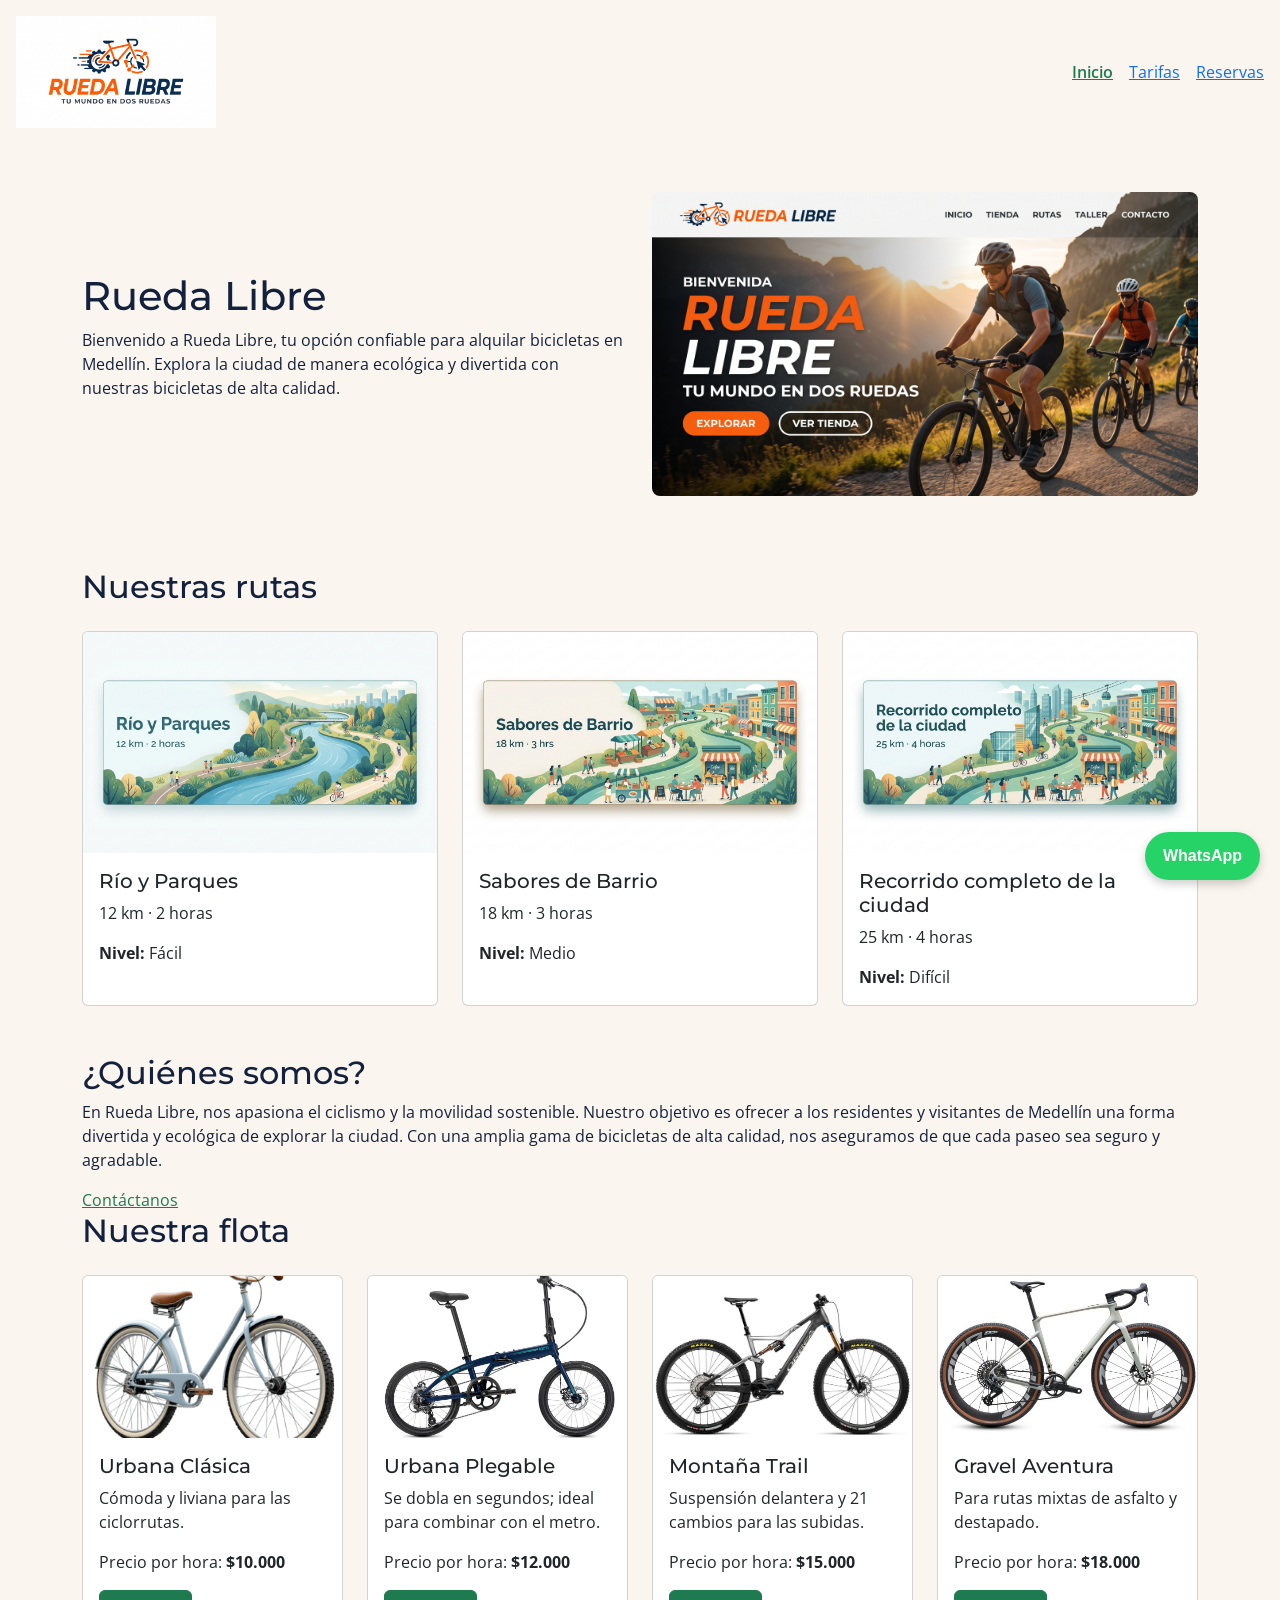
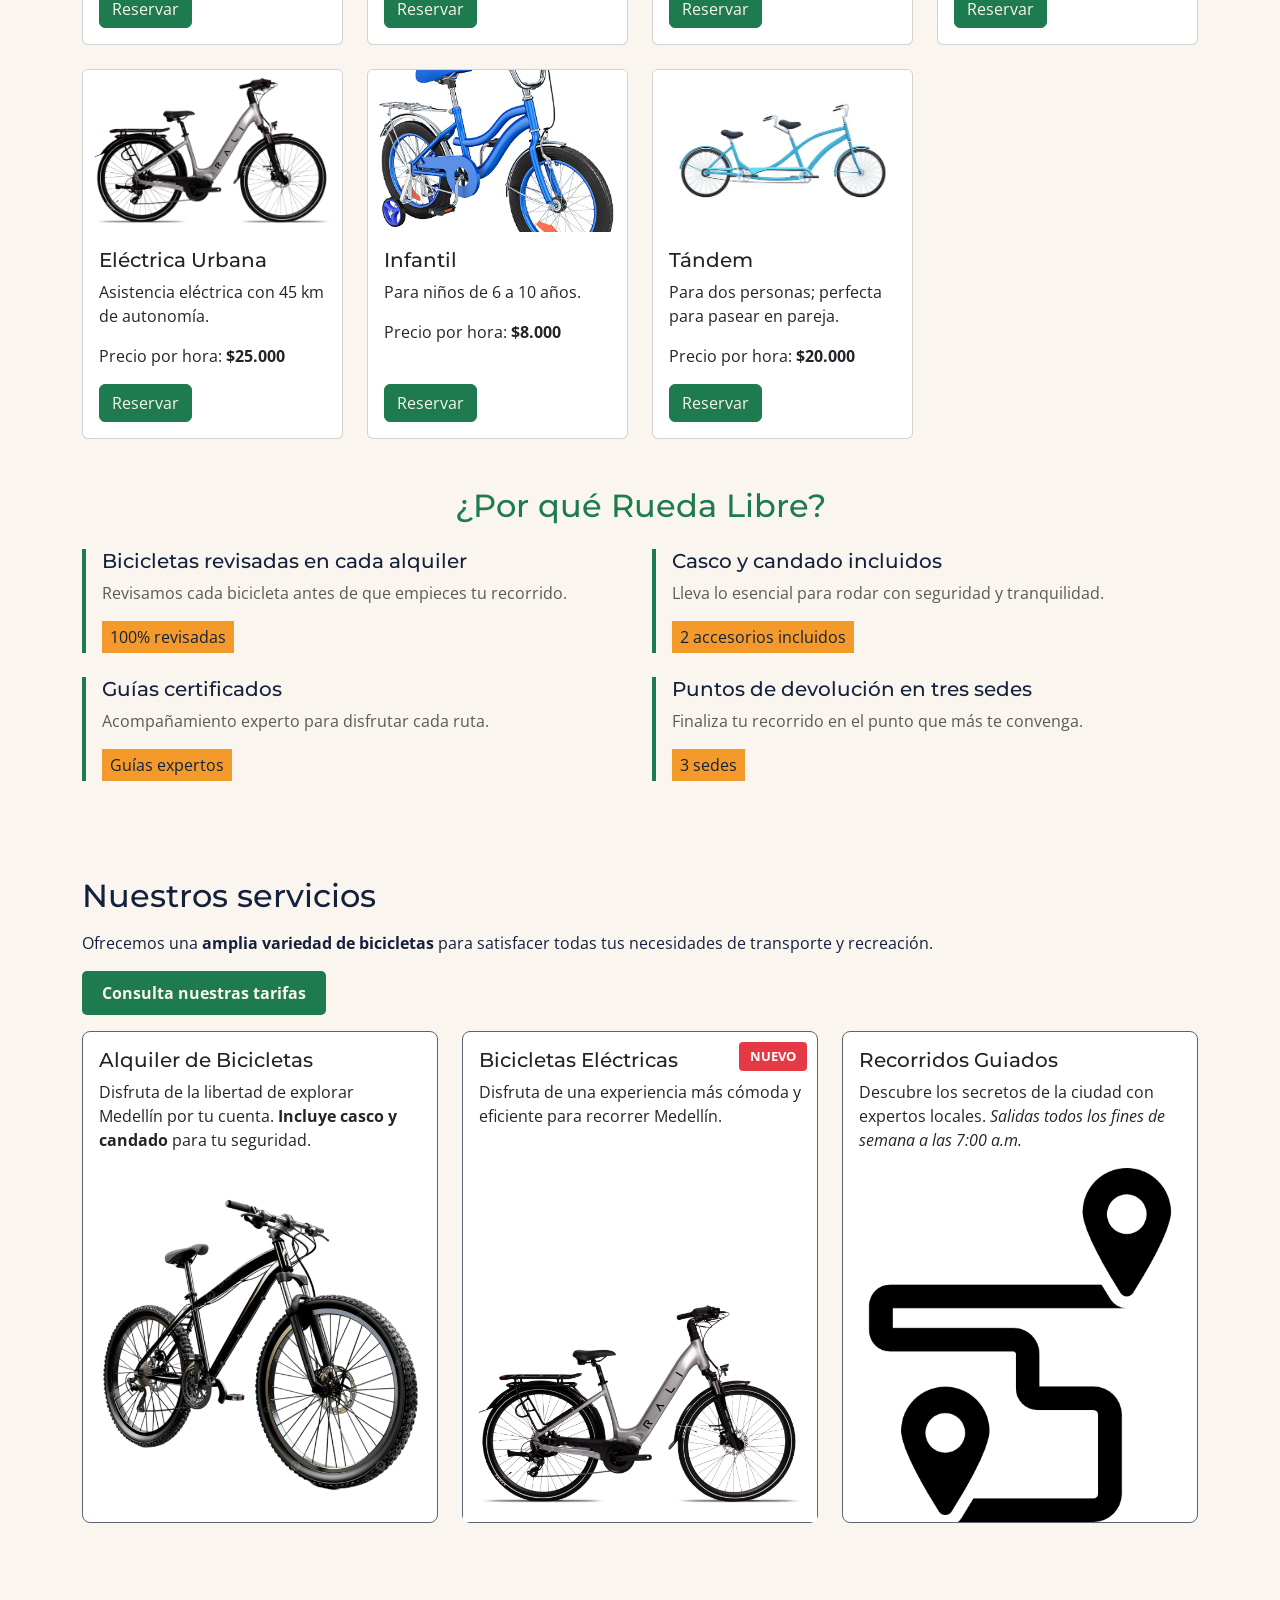
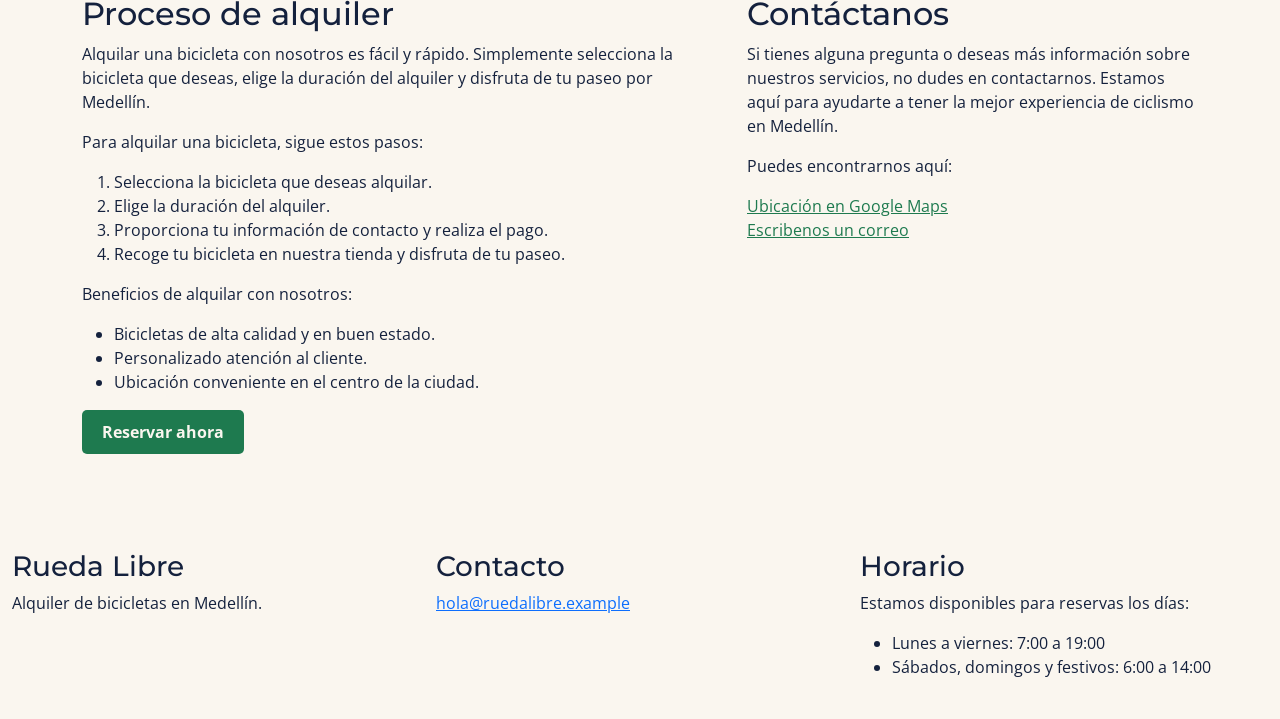
<file: index.html>
<!DOCTYPE html>
<html lang="es">
<head>
    <meta charset="UTF-8">
    <meta name="viewport" content="width=device-width, initial-scale=1.0">
    <title>Rueda Libre | Alquiler de bicicletas en Medellín</title>
    <meta name="description" content="Rueda Libre es tu opción confiable para alquilar bicicletas en Medellín. Explora la ciudad de manera ecológica y divertida con nuestras bicicletas de alta calidad.">
    <link rel="preconnect" href="https://fonts.googleapis.com">
    <link rel="preconnect" href="https://fonts.gstatic.com" crossorigin>
    <link href="https://fonts.googleapis.com/css2?family=Montserrat:ital,wght@0,100..900;1,100..900&family=Open+Sans:ital,wght@0,300..800;1,300..800&display=swap" rel="stylesheet">
    <link href="https://cdn.jsdelivr.net/npm/bootstrap@5.3.8/dist/css/bootstrap.min.css" rel="stylesheet" integrity="sha384-sRIl4kxILFvY47J16cr9ZwB07vP4J8+LH7qKQnuqkuIAvNWLzeN8tE5YBujZqJLB" crossorigin="anonymous">
    <link rel="stylesheet" href="css/styles.css">
</head>

<body>

<header class="container-fluid d-flex flex-column flex-md-row align-items-center justify-content-md-between gap-3 p-3">
    <a href="index.html"><img class="img-fluid" src="img/logo-rueda-libre.jpg" alt="Logo de Rueda Libre" width="200" height="100"></a>
    
    <nav aria-label="Navegación principal">
        <ul id="menu" class="list-unstyled d-flex flex-wrap justify-content-center gap-3 mb-0">
            <li><a href="index.html" class="activo" aria-current="page">Inicio</a></li>
            <li><a href="paginas/tarifas.html">Tarifas</a></li>
            <li><a href="paginas/reservas.html">Reservas</a></li>
        </ul>
    </nav>

</header>

 <main class="container py-4">
    <section class="row align-items-center g-4 py-4" aria-labelledby="cover-title">
        <div class="col-12 col-md-6">
            <h1 id="cover-title">Rueda Libre</h1>
            <p>Bienvenido a Rueda Libre, tu opción confiable para alquilar bicicletas en Medellín. Explora la ciudad de manera ecológica y divertida con nuestras bicicletas de alta calidad.</p>
        </div>
        <div class="col-12 col-md-6">
            <img class="img-fluid rounded-3" src="img/portada-rueda.jpg" alt="Bicicletas en Medellín" width="600" height="400">
        </div>
    </section>

    <section id="rutas" class="my-5" aria-labelledby="rutas-title">
        <h2 id="rutas-title" class="mb-4">Nuestras rutas</h2>
        <div class="row g-4">
            <div class="col-12 col-md-6 col-lg-4">
                <article class="card h-100">
                    <img class="card-img-top ruta-imagen" src="img/rio-parques.jpg" alt="Paisaje del recorrido Río y Parques">
                    <div class="card-body">
                        <h3 class="h5 card-title">Río y Parques</h3>
                        <p class="card-text">12 km · 2 horas</p>
                        <p class="card-text"><strong>Nivel:</strong> Fácil</p>
                    </div>
                </article>
            </div>
            <div class="col-12 col-md-6 col-lg-4">
                <article class="card h-100">
                    <img class="card-img-top ruta-imagen" src="img/barrio.jpg" alt="Paisaje urbano del recorrido Sabores de Barrio">
                    <div class="card-body">
                        <h3 class="h5 card-title">Sabores de Barrio</h3>
                        <p class="card-text">18 km · 3 horas</p>
                        <p class="card-text"><strong>Nivel:</strong> Medio</p>
                    </div>
                </article>
            </div>
            <div class="col-12 col-md-6 col-lg-4">
                <article class="card h-100">
                    <img class="card-img-top ruta-imagen" src="img/ciudad.jpg" alt="Vista de la ciudad en el recorrido completo">
                    <div class="card-body">
                        <h3 class="h5 card-title">Recorrido completo de la ciudad</h3>
                        <p class="card-text">25 km · 4 horas</p>
                        <p class="card-text"><strong>Nivel:</strong> Difícil</p>
                    </div>
                </article>
            </div>
        </div>
    </section>

    <section id="about">
    <h2>¿Quiénes somos?</h2>
    <p>En Rueda Libre, nos apasiona el ciclismo y la movilidad sostenible. Nuestro objetivo es ofrecer a los residentes y visitantes de Medellín una forma divertida y ecológica de explorar la ciudad. Con una amplia gama de bicicletas de alta calidad, nos aseguramos de que cada paseo sea seguro y agradable.</p>
    <a href="#contact">Contáctanos</a>
    </section>

    <section id="flota" aria-labelledby="flota-title">
        <h2 id="flota-title" class="mb-4">Nuestra flota</h2>
        <div class="row g-4">
            <div class="col-12 col-sm-6 col-lg-4 col-xl-3">
                <article class="card h-100">
                    <img class="card-img-top flota-imagen" src="img/urbana-clasica.png" alt="Ilustración de bicicleta urbana clásica azul">
                    <div class="card-body d-flex flex-column">
                        <h3 class="h5 card-title">Urbana Clásica</h3>
                        <p class="card-text">Cómoda y liviana para las ciclorrutas.</p>
                        <p class="card-text">Precio por hora: <strong>$10.000</strong></p>
                        <a class="btn btn-primary mt-auto align-self-start" href="paginas/reservas.html">Reservar</a>
                    </div>
                </article>
            </div>
            <div class="col-12 col-sm-6 col-lg-4 col-xl-3">
                <article class="card h-100">
                    <img class="card-img-top flota-imagen" src="img/urbana-plegable.jpg" alt="Ilustración de bicicleta urbana plegable naranja">
                    <div class="card-body d-flex flex-column">
                        <h3 class="h5 card-title">Urbana Plegable</h3>
                        <p class="card-text">Se dobla en segundos; ideal para combinar con el metro.</p>
                        <p class="card-text">Precio por hora: <strong>$12.000</strong></p>
                        <a class="btn btn-primary mt-auto align-self-start" href="paginas/reservas.html">Reservar</a>
                    </div>
                </article>
            </div>
            <div class="col-12 col-sm-6 col-lg-4 col-xl-3">
                <article class="card h-100">
                    <img class="card-img-top flota-imagen" src="img/montana-trail.jpg" alt="Ilustración de bicicleta de montaña verde con suspensión">
                    <div class="card-body d-flex flex-column">
                        <h3 class="h5 card-title">Montaña Trail</h3>
                        <p class="card-text">Suspensión delantera y 21 cambios para las subidas.</p>
                        <p class="card-text">Precio por hora: <strong>$15.000</strong></p>
                        <a class="btn btn-primary mt-auto align-self-start" href="paginas/reservas.html">Reservar</a>
                    </div>
                </article>
            </div>
            <div class="col-12 col-sm-6 col-lg-4 col-xl-3">
                <article class="card h-100">
                    <img class="card-img-top flota-imagen" src="img/gravel-aventura.jpg" alt="Ilustración de bicicleta gravel morada con manubrio curvo">
                    <div class="card-body d-flex flex-column">
                        <h3 class="h5 card-title">Gravel Aventura</h3>
                        <p class="card-text">Para rutas mixtas de asfalto y destapado.</p>
                        <p class="card-text">Precio por hora: <strong>$18.000</strong></p>
                        <a class="btn btn-primary mt-auto align-self-start" href="paginas/reservas.html">Reservar</a>
                    </div>
                </article>
            </div>
            <div class="col-12 col-sm-6 col-lg-4 col-xl-3">
                <article class="card h-100">
                    <img class="card-img-top flota-imagen" src="img/bicicleta-electrica-rueda.jpg" alt="Ilustración de bicicleta eléctrica urbana negra con batería">
                    <div class="card-body d-flex flex-column">
                        <h3 class="h5 card-title">Eléctrica Urbana</h3>
                        <p class="card-text">Asistencia eléctrica con 45 km de autonomía.</p>
                        <p class="card-text">Precio por hora: <strong>$25.000</strong></p>
                        <a class="btn btn-primary mt-auto align-self-start" href="paginas/reservas.html">Reservar</a>
                    </div>
                </article>
            </div>
            <div class="col-12 col-sm-6 col-lg-4 col-xl-3">
                <article class="card h-100">
                    <img class="card-img-top flota-imagen" src="img/infantil.jpg" alt="Ilustración de bicicleta infantil amarilla">
                    <div class="card-body d-flex flex-column">
                        <h3 class="h5 card-title">Infantil</h3>
                        <p class="card-text">Para niños de 6 a 10 años.</p>
                        <p class="card-text">Precio por hora: <strong>$8.000</strong></p>
                        <a class="btn btn-primary mt-auto align-self-start" href="paginas/reservas.html">Reservar</a>
                    </div>
                </article>
            </div>
            <div class="col-12 col-sm-6 col-lg-4 col-xl-3">
                <article class="card h-100">
                    <img class="card-img-top flota-imagen" src="img/tandem.jpg" alt="Ilustración de bicicleta tándem roja con dos asientos">
                    <div class="card-body d-flex flex-column">
                        <h3 class="h5 card-title">Tándem</h3>
                        <p class="card-text">Para dos personas; perfecta para pasear en pareja.</p>
                        <p class="card-text">Precio por hora: <strong>$20.000</strong></p>
                        <a class="btn btn-primary mt-auto align-self-start" href="paginas/reservas.html">Reservar</a>
                    </div>
                </article>
            </div>
        </div>
    </section>

    <section class="py-5" aria-labelledby="benefits-title">
        <h2 id="benefits-title" class="mb-4 text-center text-success">¿Por qué Rueda Libre?</h2>
        <div class="row g-4">
            <div class="col-12 col-md-6">
                <article class="h-100 border-start border-success border-4 ps-3">
                    <h3 class="h5 text-brand">Bicicletas revisadas en cada alquiler</h3>
                    <p class="text-body-secondary">Revisamos cada bicicleta antes de que empieces tu recorrido.</p>
                    <span class="d-inline-block px-2 py-1 bg-brand-accent">100% revisadas</span>
                </article>
            </div>
            <div class="col-12 col-md-6">
                <article class="h-100 border-start border-success border-4 ps-3">
                    <h3 class="h5 text-brand">Casco y candado incluidos</h3>
                    <p class="text-body-secondary">Lleva lo esencial para rodar con seguridad y tranquilidad.</p>
                    <span class="d-inline-block px-2 py-1 bg-brand-accent">2 accesorios incluidos</span>
                </article>
            </div>
            <div class="col-12 col-md-6">
                <article class="h-100 border-start border-success border-4 ps-3">
                    <h3 class="h5 text-brand">Guías certificados</h3>
                    <p class="text-body-secondary">Acompañamiento experto para disfrutar cada ruta.</p>
                    <span class="d-inline-block px-2 py-1 bg-brand-accent">Guías expertos</span>
                </article>
            </div>
            <div class="col-12 col-md-6">
                <article class="h-100 border-start border-success border-4 ps-3">
                    <h3 class="h5 text-brand">Puntos de devolución en tres sedes</h3>
                    <p class="text-body-secondary">Finaliza tu recorrido en el punto que más te convenga.</p>
                    <span class="d-inline-block px-2 py-1 bg-brand-accent">3 sedes</span>
                </article>
            </div>
        </div>
    </section>

    <section id="services" class="my-5" aria-labelledby="services-title">
        <h2 id="services-title" class="mb-3">Nuestros servicios</h2>
        <p>Ofrecemos una <strong>amplia variedad de bicicletas</strong> para satisfacer todas tus necesidades de transporte y recreación.</p>
        <p><a href="paginas/tarifas.html#recorridos" class="boton">Consulta nuestras tarifas</a></p>
        <div class="row g-4">
            <div class="col-12 col-md-6 col-lg-4">
                <article class="card h-100">
                    <div class="card-body">
                        <h3 class="h5 card-title">Alquiler de Bicicletas</h3>
                        <p class="card-text">Disfruta de la libertad de explorar Medellín por tu cuenta. <strong>Incluye casco y candado</strong> para tu seguridad.</p>
                    </div>
                    <img class="img-fluid" src="img/bicicleta-rueda.png" alt="Alquiler de bicicletas" width="400" height="300">
                </article>
            </div>
            <div class="col-12 col-md-6 col-lg-4">
                <article class="card tarjeta-servicio h-100">
                    <span class="etiqueta-nuevo">Nuevo</span>
                    <div class="card-body">
                        <h3 class="h5 card-title">Bicicletas Eléctricas</h3>
                        <p class="card-text">Disfruta de una experiencia más cómoda y eficiente para recorrer Medellín.</p>
                    </div>
                    <img class="img-fluid" src="img/bicicleta-electrica-rueda.jpg" alt="Bicicleta eléctrica" width="400" height="300">
                </article>
            </div>
            <div class="col-12 col-md-6 col-lg-4">
                <article class="card h-100">
                    <div class="card-body">
                        <h3 class="h5 card-title">Recorridos Guiados</h3>
                        <p class="card-text">Descubre los secretos de la ciudad con expertos locales. <em>Salidas todos los fines de semana a las 7:00 a.m.</em></p>
                    </div>
                    <img class="img-fluid" src="img/ruta-rueda.png" alt="Recorridos guiados" width="400" height="300">
                </article>
            </div>
        </div>
    </section>

    <div class="row g-4 my-5">
    <section id="process" class="col-12 col-md-7">
        <h2>Proceso de alquiler</h2>
        <p>Alquilar una bicicleta con nosotros es fácil y rápido. Simplemente selecciona la bicicleta que deseas, elige la duración del alquiler y disfruta de tu paseo por Medellín.</p>
        
        <p>Para alquilar una bicicleta, sigue estos pasos:</p>
        <ol>
            <li>Selecciona la bicicleta que deseas alquilar.</li>
            <li>Elige la duración del alquiler.</li>
            <li>Proporciona tu información de contacto y realiza el pago.</li>
            <li>Recoge tu bicicleta en nuestra tienda y disfruta de tu paseo.</li>
        </ol>

        <p>Beneficios de alquilar con nosotros:</p>
        <ul>
            <li>Bicicletas de alta calidad y en buen estado.</li>
            <li>Personalizado atención al cliente.</li>
            <li>Ubicación conveniente en el centro de la ciudad.</li>
        </ul>

        <a href="paginas/reservas.html" class="boton">Reservar ahora</a>
    
    </section>

    <section id="contact" class="col-12 col-md-5">
        <h2>Contáctanos</h2>
        <p>Si tienes alguna pregunta o deseas más información sobre nuestros servicios, no dudes en contactarnos. Estamos aquí para ayudarte a tener la mejor experiencia de ciclismo en Medellín.</p> 
        <p>Puedes encontrarnos aquí:</p>
        <a href="https://maps.app.goo.gl/sFnGN6hQTi4NZ3k3A" target="_blank">Ubicación en Google Maps</a>
        <p><a href="mailto:hola@ruedalibre.example">Escribenos un correo</a></p>

    
    </section>
    </div>
 </main>
<footer class="container-fluid py-4">
  <div class="row g-3">
    <div class="bloque-footer col-12 col-md-6 col-xl-4">
        <h3>Rueda Libre</h3>
        <p>Alquiler de bicicletas en Medellín.</p>
    </div>

    <div class="bloque-footer col-12 col-md-6 col-xl-4">
        <h3>Contacto</h3>
        <p><a href="mailto:hola@ruedalibre.example">hola@ruedalibre.example</a></p>
    </div>

    <div class="bloque-footer col-12 col-md-6 col-xl-4">
        <h3>Horario</h3>
        <p>Estamos disponibles para reservas los días:</p>
        <ul>
            <li>Lunes a viernes: 7:00 a 19:00</li>
            <li>Sábados, domingos y festivos: 6:00 a 14:00</li>
        </ul>
    </div>
  </div>
</footer>

<a
    href="https://wa.me/573000000000"
    target="_blank"
    rel="noopener noreferrer"
    class="whatsapp-fijo"
>
    WhatsApp
</a>

<script src="https://cdn.jsdelivr.net/npm/bootstrap@5.3.8/dist/js/bootstrap.bundle.min.js" integrity="sha384-FKyoEForCGlyvwx9Hj09JcYn3nv7wiPVlz7YYwJrWVcXK/BmnVDxM+D2scQbITxI" crossorigin="anonymous"></script>
</body>

</html>
</file>
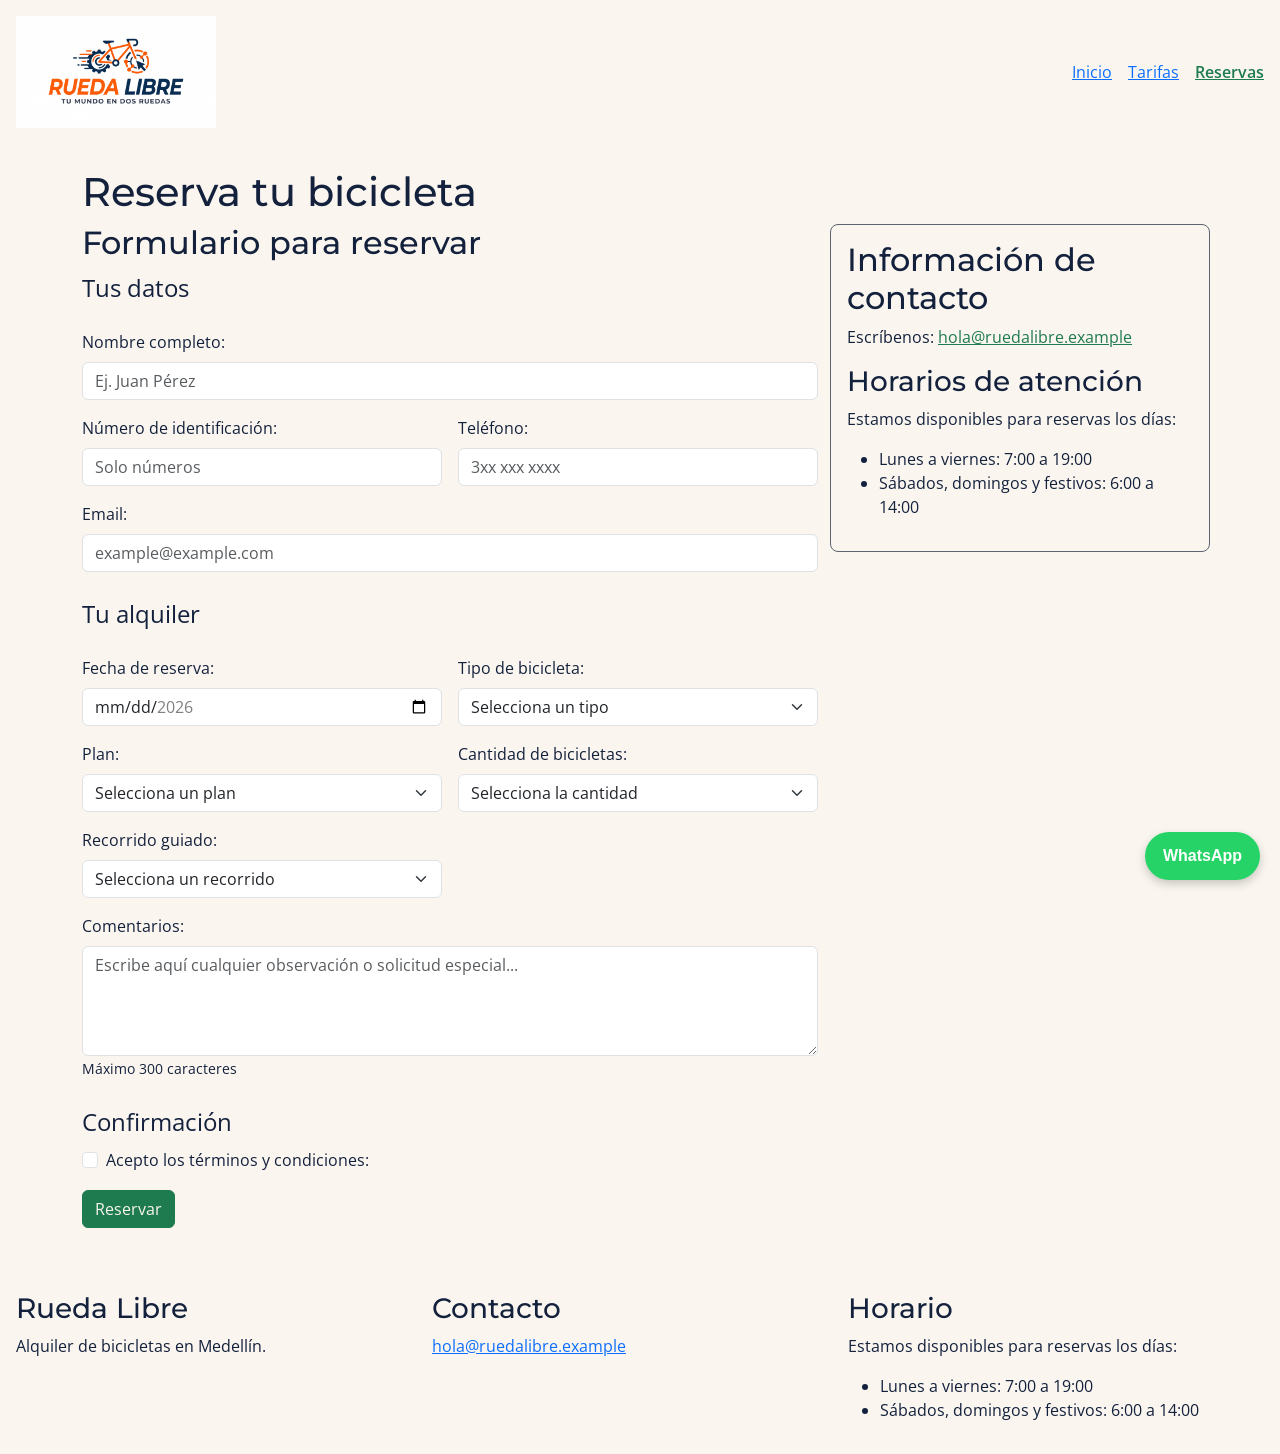
<file: paginas/reservas.html>
<!DOCTYPE html>
<html lang="es">
<head>
    <meta charset="UTF-8">
    <meta name="viewport" content="width=device-width, initial-scale=1.0">
    <title>Reservas - Rueda Libre</title>
    <link rel="preconnect" href="https://fonts.googleapis.com">
    <link rel="preconnect" href="https://fonts.gstatic.com" crossorigin>
    <link href="https://fonts.googleapis.com/css2?family=Montserrat:ital,wght@0,100..900;1,100..900&family=Open+Sans:ital,wght@0,300..800;1,300..800&display=swap" rel="stylesheet">
    <link href="https://cdn.jsdelivr.net/npm/bootstrap@5.3.8/dist/css/bootstrap.min.css" rel="stylesheet" integrity="sha384-sRIl4kxILFvY47J16cr9ZwB07vP4J8+LH7qKQnuqkuIAvNWLzeN8tE5YBujZqJLB" crossorigin="anonymous">
    <link rel="stylesheet" href="../css/styles.css">
</head>
<body>
<header class="container-fluid d-flex flex-column flex-md-row align-items-center justify-content-md-between gap-3 p-3">
    <a href="../index.html"><img class="img-fluid" src="../img/logo-rueda-libre.jpg" alt="Logo de Rueda Libre" width="200" height="100"></a>
    <nav aria-label="Navegación principal">
        <ul id="menu" class="list-unstyled d-flex flex-wrap justify-content-center gap-3 mb-0">
            <li><a href="../index.html">Inicio</a></li>
            <li><a href="tarifas.html">Tarifas</a></li>
            <li><a href="reservas.html" class="activo" aria-current="page">Reservas</a></li>
        </ul>
    </nav>
 </header>

 <main class="container py-4">
    <h1>Reserva tu bicicleta</h1>
    <div class="row g-4 align-items-start">
        <section id="formulario" class="col-12 col-md-8" aria-labelledby="form-title">
            <h2 id="form-title">Formulario para reservar</h2>
            <form action="" method="post">
                <fieldset class="form-data mb-4">
                    <legend>Tus datos</legend>
                    <div class="row g-3">
                        <div class="col-12">
                            <label class="form-label" for="nombre">Nombre completo:</label>
                            <input class="form-control" type="text" minlength="3" id="nombre" name="nombre" required placeholder="Ej. Juan Pérez">
                        </div>
                        <div class="col-12 col-md-6">
                            <label class="form-label" for="identificacion">Número de identificación:</label>
                            <input class="form-control" type="text" placeholder="Solo números" id="identificacion" name="identificacion" required inputmode="numeric" pattern="[0-9]{6,10}" maxlength="10" title="Solo números, entre 6 y 10 dígitos">
                        </div>
                        <div class="col-12 col-md-6">
                            <label class="form-label" for="telefono">Teléfono:</label>
                            <input class="form-control" type="tel" pattern="[0-9]{10}" min="3000000000" max="3999999999" placeholder="3xx xxx xxxx" id="telefono" name="telefono" required title="Debes escribir un número de teléfono válido, ejemplo: 300 123 4567">
                        </div>
                        <div class="col-12">
                            <label class="form-label" for="email">Email:</label>
                            <input class="form-control" type="email" placeholder="example@example.com" id="email" name="email" required>
                        </div>
                    </div>
                </fieldset>

                <fieldset class="form-rent mb-4">
                    <legend>Tu alquiler</legend>
                    <div class="row g-3">
                        <div class="col-12 col-md-6">
                            <label class="form-label" for="fecha">Fecha de reserva:</label>
                            <input class="form-control" type="date" id="fecha" name="fecha" required min="2026-11-01" max="2026-12-31">
                        </div>
                        <div class="col-12 col-md-6">
                            <label class="form-label" for="bicicleta">Tipo de bicicleta:</label>
                            <select class="form-select" id="bicicleta" name="bicicleta" required>
                                <option value="">Selecciona un tipo</option>
                                <option value="urbana">Urbana</option>
                                <option value="montaña">Montaña</option>
                                <option value="eléctrica">Eléctrica</option>
                            </select>
                        </div>
                        <div class="col-12 col-md-6">
                            <label class="form-label" for="plan">Plan:</label>
                            <select class="form-select" id="plan" name="plan" required>
                                <option value="">Selecciona un plan</option>
                                <option value="1hora">1 hora</option>
                                <option value="mediodia">Medio día (4 horas)</option>
                                <option value="diacompleto">Día completo</option>
                            </select>
                        </div>
                        <div class="col-12 col-md-6">
                            <label class="form-label" for="cantidad">Cantidad de bicicletas:</label>
                            <select class="form-select" id="cantidad" name="cantidad" required>
                                <option value="">Selecciona la cantidad</option>
                                <option value="1">1</option>
                                <option value="2">2</option>
                                <option value="3">3</option>
                                <option value="4">4</option>
                                <option value="5">5</option>
                                <option value="6">6</option>
                            </select>
                        </div>
                        <div class="col-12 col-md-6">
                            <label class="form-label" for="recorrido">Recorrido guiado:</label>
                            <select class="form-select" id="recorrido" name="recorrido" required>
                                <option value="">Selecciona un recorrido</option>
                                <option value="rioyparques">Río y parques</option>
                                <option value="saboresdebarrio">Sabores de barrio</option>
                                <option value="recorridocompletodelaciudad">Recorrido completo de la ciudad</option>
                                <option value="ninguno">Ninguno</option>
                            </select>
                        </div>
                        <div class="col-12">
                            <label class="form-label" for="comentarios">Comentarios:</label>
                            <textarea class="form-control" id="comentarios" name="comentarios" rows="4" maxlength="300" title="Máximo 300 caracteres" placeholder="Escribe aquí cualquier observación o solicitud especial..."></textarea>
                            <small>Máximo 300 caracteres</small>
                        </div>
                    </div>
                </fieldset>

                <fieldset class="form-confirm mb-4">
                    <legend>Confirmación</legend>
                    <div class="form-check">
                        <input class="form-check-input" type="checkbox" id="terminos" name="terminos" required>
                        <label class="form-check-label" for="terminos">Acepto los términos y condiciones:</label>
                    </div>
                    <button class="btn btn-primary mt-3" type="submit">Reservar</button>
                </fieldset>
            </form>
        </section>

        <aside id="reserva" class="informacion-reserva col-12 col-md-4" aria-labelledby="horarios-title">
            <h2 id="horarios-title">Información de contacto</h2>
            <p>Escríbenos: <a href="mailto:hola@ruedalibre.example">hola@ruedalibre.example</a></p>
            <h3>Horarios de atención</h3>
            <p>Estamos disponibles para reservas los días:</p>
            <ul>
                <li>Lunes a viernes: 7:00 a 19:00</li>
                <li>Sábados, domingos y festivos: 6:00 a 14:00</li>
            </ul>
        </aside>
    </div>
 </main>

 <footer class="container-fluid row g-3 p-3">
    <div class="bloque-footer col-12 col-md-6 col-xl-4">
        <h3>Rueda Libre</h3>
        <p>Alquiler de bicicletas en Medellín.</p>
    </div>
    <div class="bloque-footer col-12 col-md-6 col-xl-4">
        <h3>Contacto</h3>
        <p><a href="mailto:hola@ruedalibre.example">hola@ruedalibre.example</a></p>
    </div>
    <div class="bloque-footer col-12 col-md-6 col-xl-4">
        <h3>Horario</h3>
        <p>Estamos disponibles para reservas los días:</p>
        <ul>
            <li>Lunes a viernes: 7:00 a 19:00</li>
            <li>Sábados, domingos y festivos: 6:00 a 14:00</li>
        </ul>
    </div>
 </footer>
 <a href="https://wa.me/573000000000" target="_blank" rel="noopener noreferrer" class="whatsapp-fijo">WhatsApp</a>
</body>
</html>
</file>
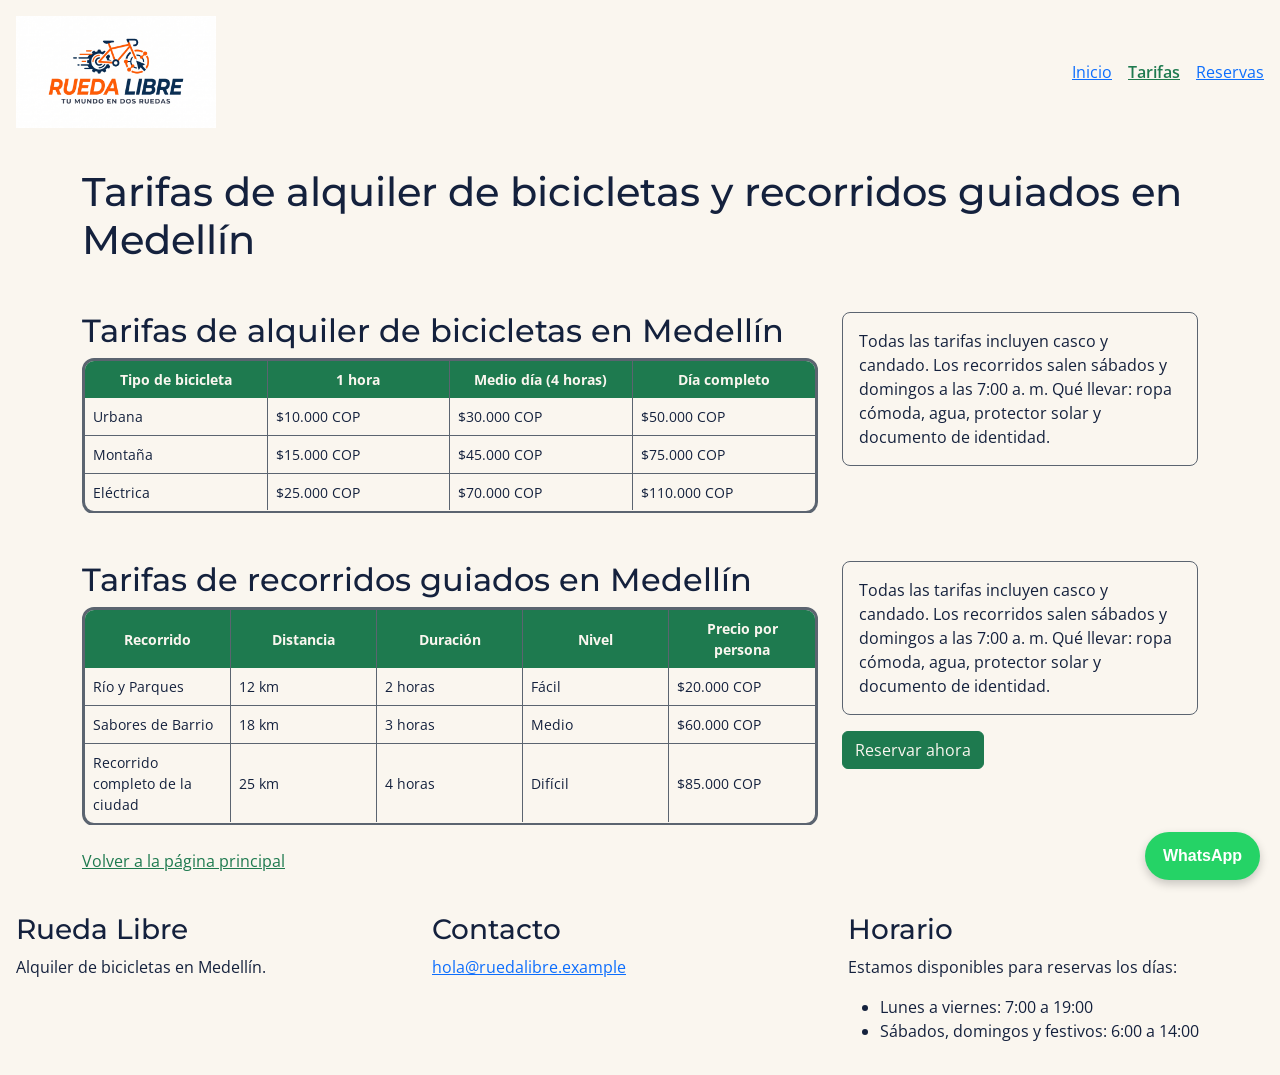
<file: paginas/tarifas.html>
<!DOCTYPE html>
<html lang="es">
<head>
    <meta charset="UTF-8">
    <meta name="viewport" content="width=device-width, initial-scale=1.0">
    <title>Tarifas - Rueda Libre</title>
    <meta name="description" content="Consulta nuestras tarifas de alquiler de bicicletas en Medellín. Ofrecemos precios competitivos y opciones flexibles para que disfrutes de tu paseo por la ciudad.">
    <link rel="preconnect" href="https://fonts.googleapis.com">
    <link rel="preconnect" href="https://fonts.gstatic.com" crossorigin>
    <link href="https://fonts.googleapis.com/css2?family=Montserrat:ital,wght@0,100..900;1,100..900&family=Open+Sans:ital,wght@0,300..800;1,300..800&display=swap" rel="stylesheet">
    <link href="https://cdn.jsdelivr.net/npm/bootstrap@5.3.8/dist/css/bootstrap.min.css" rel="stylesheet" integrity="sha384-sRIl4kxILFvY47J16cr9ZwB07vP4J8+LH7qKQnuqkuIAvNWLzeN8tE5YBujZqJLB" crossorigin="anonymous">
    <link rel="stylesheet" href="../css/styles.css">
</head>
<body>
<header class="container-fluid d-flex flex-column flex-md-row align-items-center justify-content-md-between gap-3 p-3">
    <a href="../index.html"><img class="img-fluid" src="../img/logo-rueda-libre.jpg" alt="Logo de Rueda Libre" width="200" height="100"></a>
    <nav aria-label="Navegación principal">
        <ul id="menu" class="list-unstyled d-flex flex-wrap justify-content-center gap-3 mb-0">
            <li><a href="../index.html">Inicio</a></li>
            <li><a href="tarifas.html" class="activo" aria-current="page">Tarifas</a></li>
            <li><a href="reservas.html">Reservas</a></li>
        </ul>
    </nav>
</header>

<main class="container py-4">
    <h1>Tarifas de alquiler de bicicletas y recorridos guiados en Medellín</h1>
    <section id="tarifas" class="row g-4 align-items-start my-4" aria-labelledby="tarifas-title">
        <div class="col-12 col-lg-8">
            <h2 id="tarifas-title">Tarifas de alquiler de bicicletas en Medellín</h2>
            <div class="table-responsive">
                <table>
                    <caption class="visually-hidden">Tarifas de alquiler de bicicletas en Medellín</caption>
                    <thead>
                        <tr>
                            <th scope="col">Tipo de bicicleta</th>
                            <th scope="col">1 hora</th>
                            <th scope="col">Medio día (4 horas)</th>
                            <th scope="col">Día completo</th>
                        </tr>
                    </thead>
                    <tbody>
                        <tr>
                            <th scope="row">Urbana</th>
                            <td>$10.000 COP</td>
                            <td>$30.000 COP</td>
                            <td>$50.000 COP</td>
                        </tr>
                        <tr>
                            <th scope="row">Montaña</th>
                            <td>$15.000 COP</td>
                            <td>$45.000 COP</td>
                            <td>$75.000 COP</td>
                        </tr>
                        <tr>
                            <th scope="row">Eléctrica</th>
                            <td>$25.000 COP</td>
                            <td>$70.000 COP</td>
                            <td>$110.000 COP</td>
                        </tr>
                    </tbody>
                </table>
            </div>
        </div>
        <aside class="col-12 col-lg-4">
            <p class="tarifa-nota">Todas las tarifas incluyen casco y candado. Los recorridos salen sábados y domingos a las 7:00 a. m. Qué llevar: ropa cómoda, agua, protector solar y documento de identidad.</p>
        </aside>
    </section>

    <section id="recorridos" class="row g-4 align-items-start my-4" aria-labelledby="recorridos-title">
        <div class="col-12 col-lg-8">
            <h2 id="recorridos-title">Tarifas de recorridos guiados en Medellín</h2>
            <div class="table-responsive">
                <table>
                    <caption class="visually-hidden">Tarifas de recorridos guiados en Medellín</caption>
                    <thead>
                        <tr>
                            <th scope="col">Recorrido</th>
                            <th scope="col">Distancia</th>
                            <th scope="col">Duración</th>
                            <th scope="col">Nivel</th>
                            <th scope="col">Precio por persona</th>
                        </tr>
                    </thead>
                    <tbody>
                        <tr>
                            <th scope="row">Río y Parques</th>
                            <td>12 km</td>
                            <td>2 horas</td>
                            <td>Fácil</td>
                            <td>$20.000 COP</td>
                        </tr>
                        <tr>
                            <th scope="row">Sabores de Barrio</th>
                            <td>18 km</td>
                            <td>3 horas</td>
                            <td>Medio</td>
                            <td>$60.000 COP</td>
                        </tr>
                        <tr>
                            <th scope="row">Recorrido completo de la ciudad</th>
                            <td>25 km</td>
                            <td>4 horas</td>
                            <td>Difícil</td>
                            <td>$85.000 COP</td>
                        </tr>
                    </tbody>
                </table>
            </div>
        </div>
        <aside class="col-12 col-lg-4 d-flex flex-column align-items-start">
            <p class="tarifa-nota">Todas las tarifas incluyen casco y candado. Los recorridos salen sábados y domingos a las 7:00 a. m. Qué llevar: ropa cómoda, agua, protector solar y documento de identidad.</p>
            <a href="reservas.html" class="btn btn-primary">Reservar ahora</a>
        </aside>
    </section>
    <a href="../index.html">Volver a la página principal</a>
</main>

<footer class="container-fluid row g-3 p-3">
    <div class="bloque-footer col-12 col-md-6 col-xl-4">
        <h3>Rueda Libre</h3>
        <p>Alquiler de bicicletas en Medellín.</p>
    </div>
    <div class="bloque-footer col-12 col-md-6 col-xl-4">
        <h3>Contacto</h3>
        <p><a href="mailto:hola@ruedalibre.example">hola@ruedalibre.example</a></p>
    </div>
    <div class="bloque-footer col-12 col-md-6 col-xl-4">
        <h3>Horario</h3>
        <p>Estamos disponibles para reservas los días:</p>
        <ul>
            <li>Lunes a viernes: 7:00 a 19:00</li>
            <li>Sábados, domingos y festivos: 6:00 a 14:00</li>
        </ul>
    </div>
</footer>
<a href="https://wa.me/573000000000" target="_blank" rel="noopener noreferrer" class="whatsapp-fijo">WhatsApp</a>
</body>
</html>
</file>
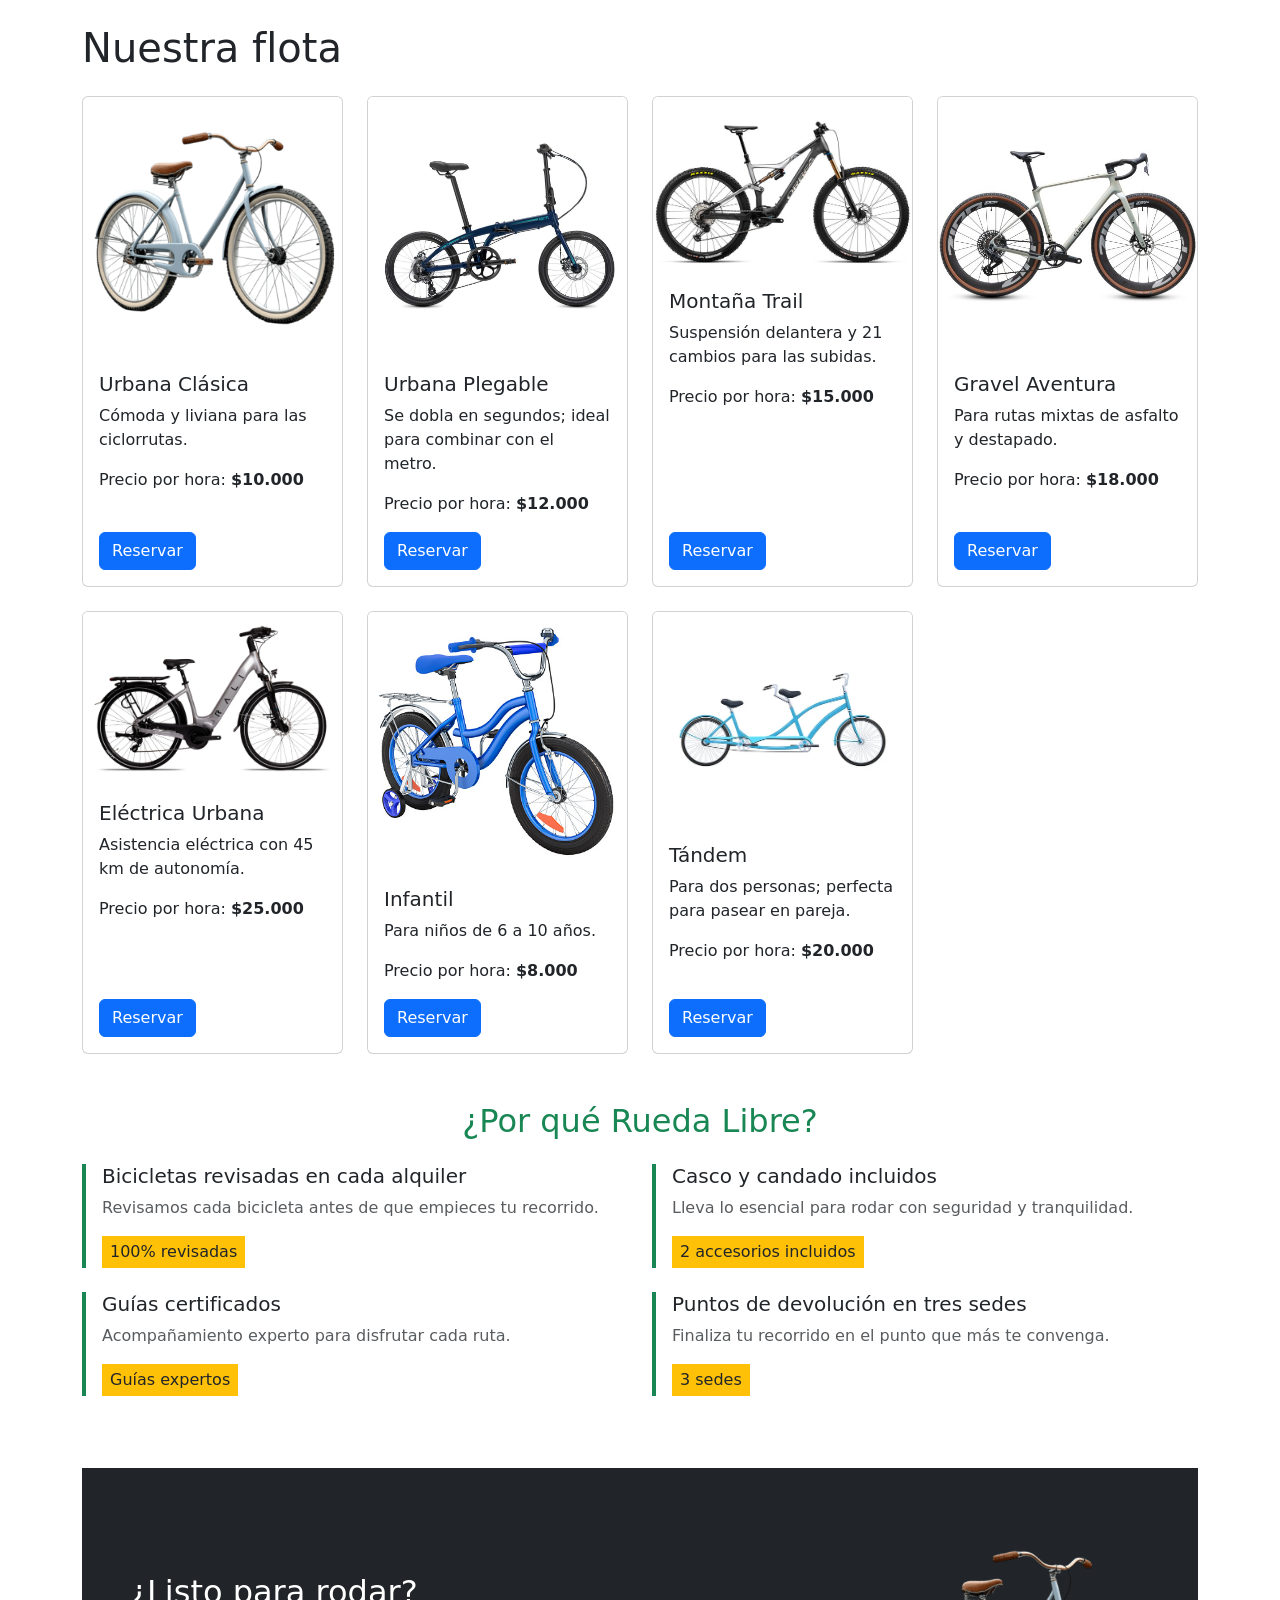
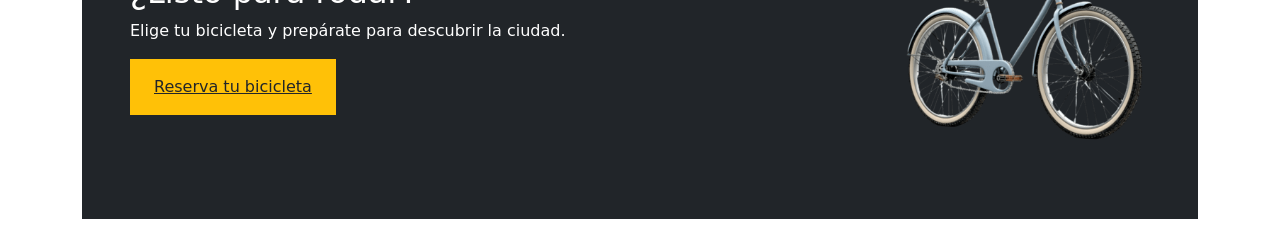
<file: pruebas/catalogo-bootstrap.html>
<!doctype html>
<html lang="es">
<head>
    <meta charset="utf-8">
    <meta name="viewport" content="width=device-width, initial-scale=1">
    <title>Catálogo de bicicletas | Rueda Libre</title>
    <link href="https://cdn.jsdelivr.net/npm/bootstrap@5.3.8/dist/css/bootstrap.min.css" rel="stylesheet" integrity="sha384-sRIl4kxILFvY47J16cr9ZwB07vP4J8+LH7qKQnuqkuIAvNWLzeN8tE5YBujZqJLB" crossorigin="anonymous">
</head>
<body>
    <main class="container py-4">
        <section aria-labelledby="flota-title">
            <h1 id="flota-title" class="mb-4">Nuestra flota</h1>
            <div class="row g-4">
                <div class="col-12 col-sm-6 col-lg-4 col-xl-3">
                    <article class="card h-100">
                        <img src="../img/urbana-clasica.png" class="card-img-top" alt="Ilustración de bicicleta urbana clásica azul">
                        <div class="card-body d-flex flex-column">
                            <h2 class="h5 card-title">Urbana Clásica</h2>
                            <p class="card-text">Cómoda y liviana para las ciclorrutas.</p>
                            <p class="card-text">Precio por hora: <strong>$10.000</strong></p>
                            <a class="btn btn-primary mt-auto align-self-start" href="../paginas/reservas.html">Reservar</a>
                        </div>
                    </article>
                </div>
                <div class="col-12 col-sm-6 col-lg-4 col-xl-3">
                    <article class="card h-100">
                        <img src="../img/urbana-plegable.jpg" class="card-img-top" alt="Ilustración de bicicleta urbana plegable naranja">
                        <div class="card-body d-flex flex-column">
                            <h2 class="h5 card-title">Urbana Plegable</h2>
                            <p class="card-text">Se dobla en segundos; ideal para combinar con el metro.</p>
                            <p class="card-text">Precio por hora: <strong>$12.000</strong></p>
                            <a class="btn btn-primary mt-auto align-self-start" href="../paginas/reservas.html">Reservar</a>
                        </div>
                    </article>
                </div>
                <div class="col-12 col-sm-6 col-lg-4 col-xl-3">
                    <article class="card h-100">
                        <img src="../img/montana-trail.jpg" class="card-img-top" alt="Ilustración de bicicleta de montaña verde con suspensión">
                        <div class="card-body d-flex flex-column">
                            <h2 class="h5 card-title">Montaña Trail</h2>
                            <p class="card-text">Suspensión delantera y 21 cambios para las subidas.</p>
                            <p class="card-text">Precio por hora: <strong>$15.000</strong></p>
                            <a class="btn btn-primary mt-auto align-self-start" href="../paginas/reservas.html">Reservar</a>
                        </div>
                    </article>
                </div>
                <div class="col-12 col-sm-6 col-lg-4 col-xl-3">
                    <article class="card h-100">
                        <img src="../img/gravel-aventura.jpg" class="card-img-top" alt="Ilustración de bicicleta gravel morada con manubrio curvo">
                        <div class="card-body d-flex flex-column">
                            <h2 class="h5 card-title">Gravel Aventura</h2>
                            <p class="card-text">Para rutas mixtas de asfalto y destapado.</p>
                            <p class="card-text">Precio por hora: <strong>$18.000</strong></p>
                            <a class="btn btn-primary mt-auto align-self-start" href="../paginas/reservas.html">Reservar</a>
                        </div>
                    </article>
                </div>
                <div class="col-12 col-sm-6 col-lg-4 col-xl-3">
                    <article class="card h-100">
                        <img src="../img/bicicleta-electrica-rueda.jpg" class="card-img-top" alt="Ilustración de bicicleta eléctrica urbana negra con batería">
                        <div class="card-body d-flex flex-column">
                            <h2 class="h5 card-title">Eléctrica Urbana</h2>
                            <p class="card-text">Asistencia eléctrica con 45 km de autonomía.</p>
                            <p class="card-text">Precio por hora: <strong>$25.000</strong></p>
                            <a class="btn btn-primary mt-auto align-self-start" href="../paginas/reservas.html">Reservar</a>
                        </div>
                    </article>
                </div>
                <div class="col-12 col-sm-6 col-lg-4 col-xl-3">
                    <article class="card h-100">
                        <img src="../img/infantil.jpg" class="card-img-top" alt="Ilustración de bicicleta infantil amarilla">
                        <div class="card-body d-flex flex-column">
                            <h2 class="h5 card-title">Infantil</h2>
                            <p class="card-text">Para niños de 6 a 10 años.</p>
                            <p class="card-text">Precio por hora: <strong>$8.000</strong></p>
                            <a class="btn btn-primary mt-auto align-self-start" href="../paginas/reservas.html">Reservar</a>
                        </div>
                    </article>
                </div>
                <div class="col-12 col-sm-6 col-lg-4 col-xl-3">
                    <article class="card h-100">
                        <img src="../img/tandem.jpg" class="card-img-top" alt="Ilustración de bicicleta tándem roja con dos asientos">
                        <div class="card-body d-flex flex-column">
                            <h2 class="h5 card-title">Tándem</h2>
                            <p class="card-text">Para dos personas; perfecta para pasear en pareja.</p>
                            <p class="card-text">Precio por hora: <strong>$20.000</strong></p>
                            <a class="btn btn-primary mt-auto align-self-start" href="../paginas/reservas.html">Reservar</a>
                        </div>
                    </article>
                </div>
            </div>
        </section>
        <section class="py-5" aria-labelledby="benefits-title">
            <h2 id="benefits-title" class="mb-4 text-center text-success">¿Por qué Rueda Libre?</h2>
            <div class="row g-4">
                <div class="col-12 col-md-6">
                    <article class="h-100 border-start border-success border-4 ps-3">
                        <h3 class="h5 text-dark">Bicicletas revisadas en cada alquiler</h3>
                        <p class="text-body-secondary">Revisamos cada bicicleta antes de que empieces tu recorrido.</p>
                        <span class="d-inline-block px-2 py-1 bg-warning text-dark">100% revisadas</span>
                    </article>
                </div>
                <div class="col-12 col-md-6">
                    <article class="h-100 border-start border-success border-4 ps-3">
                        <h3 class="h5 text-dark">Casco y candado incluidos</h3>
                        <p class="text-body-secondary">Lleva lo esencial para rodar con seguridad y tranquilidad.</p>
                        <span class="d-inline-block px-2 py-1 bg-warning text-dark">2 accesorios incluidos</span>
                    </article>
                </div>
                <div class="col-12 col-md-6">
                    <article class="h-100 border-start border-success border-4 ps-3">
                        <h3 class="h5 text-dark">Guías certificados</h3>
                        <p class="text-body-secondary">Acompañamiento experto para disfrutar cada ruta.</p>
                        <span class="d-inline-block px-2 py-1 bg-warning text-dark">Guías expertos</span>
                    </article>
                </div>
                <div class="col-12 col-md-6">
                    <article class="h-100 border-start border-success border-4 ps-3">
                        <h3 class="h5 text-dark">Puntos de devolución en tres sedes</h3>
                        <p class="text-body-secondary">Finaliza tu recorrido en el punto que más te convenga.</p>
                        <span class="d-inline-block px-2 py-1 bg-warning text-dark">3 sedes</span>
                    </article>
                </div>
            </div>
        </section>
        <section class="mt-4 p-4 p-md-5 bg-dark text-white" aria-labelledby="booking-title">
            <div class="d-flex flex-column flex-md-row align-items-center justify-content-between gap-4">
                <div class="text-center text-md-start">
                    <h2 id="booking-title" class="mb-2">¿Listo para rodar?</h2>
                    <p class="mb-3">Elige tu bicicleta y prepárate para descubrir la ciudad.</p>
                    <a class="d-inline-block px-4 py-3 bg-warning text-dark" href="../paginas/reservas.html">Reserva tu bicicleta</a>
                </div>
                <img class="img-fluid d-none d-md-block w-25" src="../img/urbana-clasica.png" alt="">
            </div>
        </section>
    </main>
    <script src="https://cdn.jsdelivr.net/npm/bootstrap@5.3.8/dist/js/bootstrap.bundle.min.js" integrity="sha384-FKyoEForCGlyvwx9Hj09JcYn3nv7wiPVlz7YYwJrWVcXK/BmnVDxM+D2scQbITxI" crossorigin="anonymous"></script>
</body>
</html>
</file>
<file: css/styles.css>
:root {
    --verde-ruta: #1E7A4F;
    --naranja-pedal: #F39A2B;
    --azul-noche: #14213D;
    --crema: #FAF6EF;
    --gris-asfalto: #5B6470;
    --fuente-titulos: 'Montserrat', sans-serif;
    --fuente-textos: 'Open Sans', sans-serif;
    --bs-success-rgb: 30, 122, 79;
}

body {
    font-family: var(--fuente-textos);
    color: var(--azul-noche);
    background-color: var(--crema);
}

h1,
h2,
h3,
h4,
h5,
h6 {
    font-family: var(--fuente-titulos);
}

main.container a:not(.boton):not(.btn) {
    color: var(--verde-ruta);
}

main.container a:not(.boton):not(.btn):hover,
main.container a:not(.boton):not(.btn):focus-visible {
    color: var(--naranja-pedal);
}

#menu a.activo {
    color: var(--verde-ruta);
    font-weight: 600;
}

#menu a:hover,
#menu a:focus-visible {
    color: var(--naranja-pedal);
}

.ruta-imagen,
.flota-imagen {
    aspect-ratio: 16 / 10;
    object-fit: cover;
}

#services article {
    border-color: var(--gris-asfalto);
    border-radius: 0.5rem;
}

.text-brand {
    color: var(--azul-noche);
}

.bg-brand-accent {
    background-color: var(--naranja-pedal);
    color: var(--azul-noche);
}

.btn-primary {
    --bs-btn-color: var(--crema);
    --bs-btn-bg: var(--verde-ruta);
    --bs-btn-border-color: var(--verde-ruta);
    --bs-btn-hover-color: var(--azul-noche);
    --bs-btn-hover-bg: var(--naranja-pedal);
    --bs-btn-hover-border-color: var(--naranja-pedal);
    --bs-btn-focus-shadow-rgb: 30, 122, 79;
    --bs-btn-active-color: var(--azul-noche);
    --bs-btn-active-bg: var(--naranja-pedal);
    --bs-btn-active-border-color: var(--naranja-pedal);
}

.tarjeta-servicio {
    position: relative;
}

.etiqueta-nuevo {
    position: absolute;
    top: 10px;
    right: 10px;
    background-color: #e63946;
    color: white;
    padding: 0.3rem 0.7rem;
    border-radius: 4px;
    font-size: 0.8rem;
    font-weight: bold;
    text-transform: uppercase;
}

table {
    width: 100%;
    table-layout: fixed;
    border-collapse: separate;
    border-spacing: 0;
    border: 3px solid var(--gris-asfalto);
    border-radius: 12px;
    overflow: hidden;
    font-size: 0.68rem;
}

th,
td {
    padding: 0.25rem;
    border-right: 1px solid var(--gris-asfalto);
    border-bottom: 1px solid var(--gris-asfalto);
    overflow-wrap: break-word;
}

th:last-child,
td:last-child {
    border-right: none;
}

tr:last-child > * {
    border-bottom: none;
}

thead th {
    text-align: center;
    background-color: var(--verde-ruta);
    color: var(--crema);
}

tbody th[scope="row"] {
    text-align: left;
    background-color: transparent;
    color: inherit;
    font-weight: normal;
}

td {
    text-align: left;
}

.tarifa-nota,
.informacion-reserva {
    padding: 1rem;
    border: 1px solid var(--gris-asfalto);
    border-radius: 0.5rem;
}

.informacion-reserva {
    overflow-wrap: anywhere;
}

input:focus,
select:focus,
textarea:focus,
button:focus {
    outline: 2px solid var(--azul-noche);
    border-radius: 5px;
    box-shadow: 0 0 5px;
}

button:focus-visible {
    outline: 3px solid var(--naranja-pedal);
    outline-offset: 2px;
}

.boton {
    display: inline-block;
    padding: 10px 20px;
    background-color: var(--verde-ruta);
    color: var(--crema);
    border-radius: 5px;
    text-decoration: none;
    font-weight: bold;
}

.boton:hover {
    background-color: var(--naranja-pedal);
    outline: 2px solid rgb(0, 0, 0);
}

.boton:focus {
    outline: 2px solid black;
    border-radius: 5px;
    color: black;
}

.whatsapp-fijo {
    position: fixed;
    right: 20px;
    bottom: 20px;
    z-index: 1000;
    padding: 12px 18px;
    background-color: #25D366;
    color: white;
    border-radius: 50px;
    box-shadow: 0 4px 10px rgba(0, 0, 0, 0.2);
    font-family: sans-serif;
    font-weight: bold;
    text-decoration: none;
}

.whatsapp-fijo:hover {
    background-color: #1ea952;
}

@media (min-width: 768px) {
    table {
        font-size: 0.875rem;
    }

    th,
    td {
        padding: 0.5rem;
    }
}
</file>
